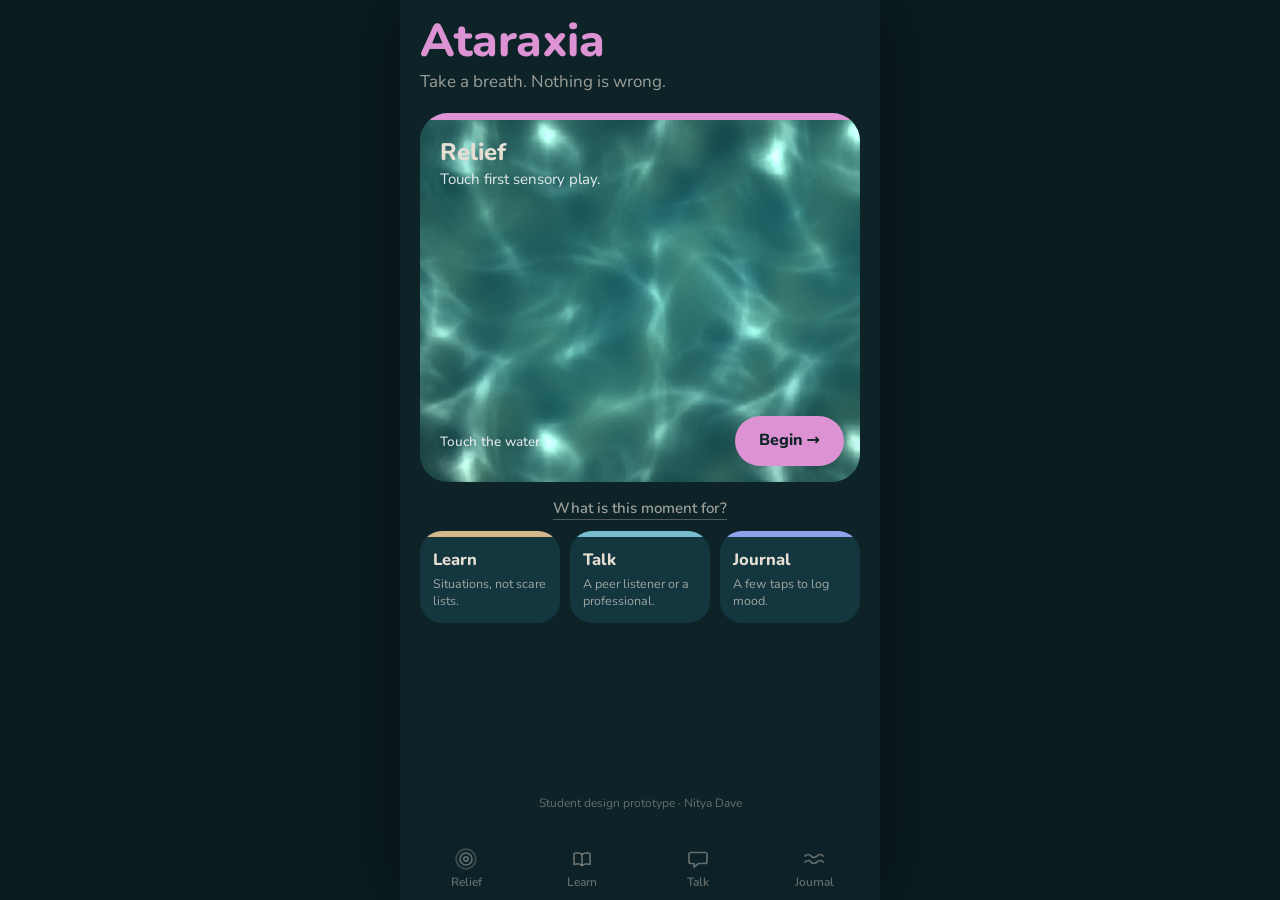
<file: index.html>
<!doctype html>
<html lang="en">
<head>
<meta charset="utf-8">
<meta name="viewport" content="width=device-width, initial-scale=1, viewport-fit=cover, user-scalable=no">
<title>Ataraxia</title>
<meta name="description" content="Take a breath. Nothing is wrong.">
<meta name="theme-color" content="#0e2328">
<meta name="color-scheme" content="dark">
<meta name="apple-mobile-web-app-capable" content="yes">
<meta name="mobile-web-app-capable" content="yes">
<meta name="apple-mobile-web-app-status-bar-style" content="black-translucent">
<meta name="apple-mobile-web-app-title" content="Ataraxia">
<meta name="format-detection" content="telephone=no">
<link rel="apple-touch-icon" href="icons/apple-touch-icon.png">
<link rel="icon" type="image/png" sizes="192x192" href="icons/icon-192.png">
<link rel="manifest" href="manifest.webmanifest">
<link rel="preload" href="fonts/nunito-800.woff2" as="font" type="font/woff2" crossorigin>
<link rel="preload" href="fonts/nunito-400.woff2" as="font" type="font/woff2" crossorigin>
<link rel="stylesheet" href="css/app.css">
</head>
<body>
<div id="app">
  <main id="view"></main>
  <nav id="tabs" aria-label="Sections">
    <a href="#/relief" data-tab="relief" style="--c:var(--pink)">
      <svg viewBox="0 0 24 24" aria-hidden="true"><circle cx="12" cy="12" r="2.2"/><circle cx="12" cy="12" r="6"/><circle cx="12" cy="12" r="9.8" opacity=".55"/></svg>
      <span>Relief</span></a>
    <a href="#/learn" data-tab="learn" style="--c:var(--sand)">
      <svg viewBox="0 0 24 24" aria-hidden="true"><path d="M4 6.5c2.8-1 5.4-.8 8 .9 2.6-1.7 5.2-1.9 8-.9v11c-2.8-1-5.4-.8-8 .9-2.6-1.7-5.2-1.9-8-.9z"/><path d="M12 7.4v11"/></svg>
      <span>Learn</span></a>
    <a href="#/talk" data-tab="talk" style="--c:var(--aqua)">
      <svg viewBox="0 0 24 24" aria-hidden="true"><path d="M5 5.5h14a2 2 0 0 1 2 2v7a2 2 0 0 1-2 2h-6.5L8 20v-3.5H5a2 2 0 0 1-2-2v-7a2 2 0 0 1 2-2z"/></svg>
      <span>Talk</span></a>
    <a href="#/journal" data-tab="journal" style="--c:var(--peri)">
      <svg viewBox="0 0 24 24" aria-hidden="true"><path d="M3 9c2.5-2 4.5-2 6 0s3.5 2 6 0 4.5-2 6 0"/><path d="M3 15c2.5-2 4.5-2 6 0s3.5 2 6 0 4.5-2 6 0"/></svg>
      <span>Journal</span></a>
  </nav>
  <div id="overlay"></div>
</div>
<!-- iOS haptic tick: toggling a switch-style checkbox through its label gives a system haptic on recent iOS -->
<label id="hx" aria-hidden="true"><input type="checkbox" switch tabindex="-1"></label>
<script type="module" src="js/app.js"></script>
</body>
</html>
</file>
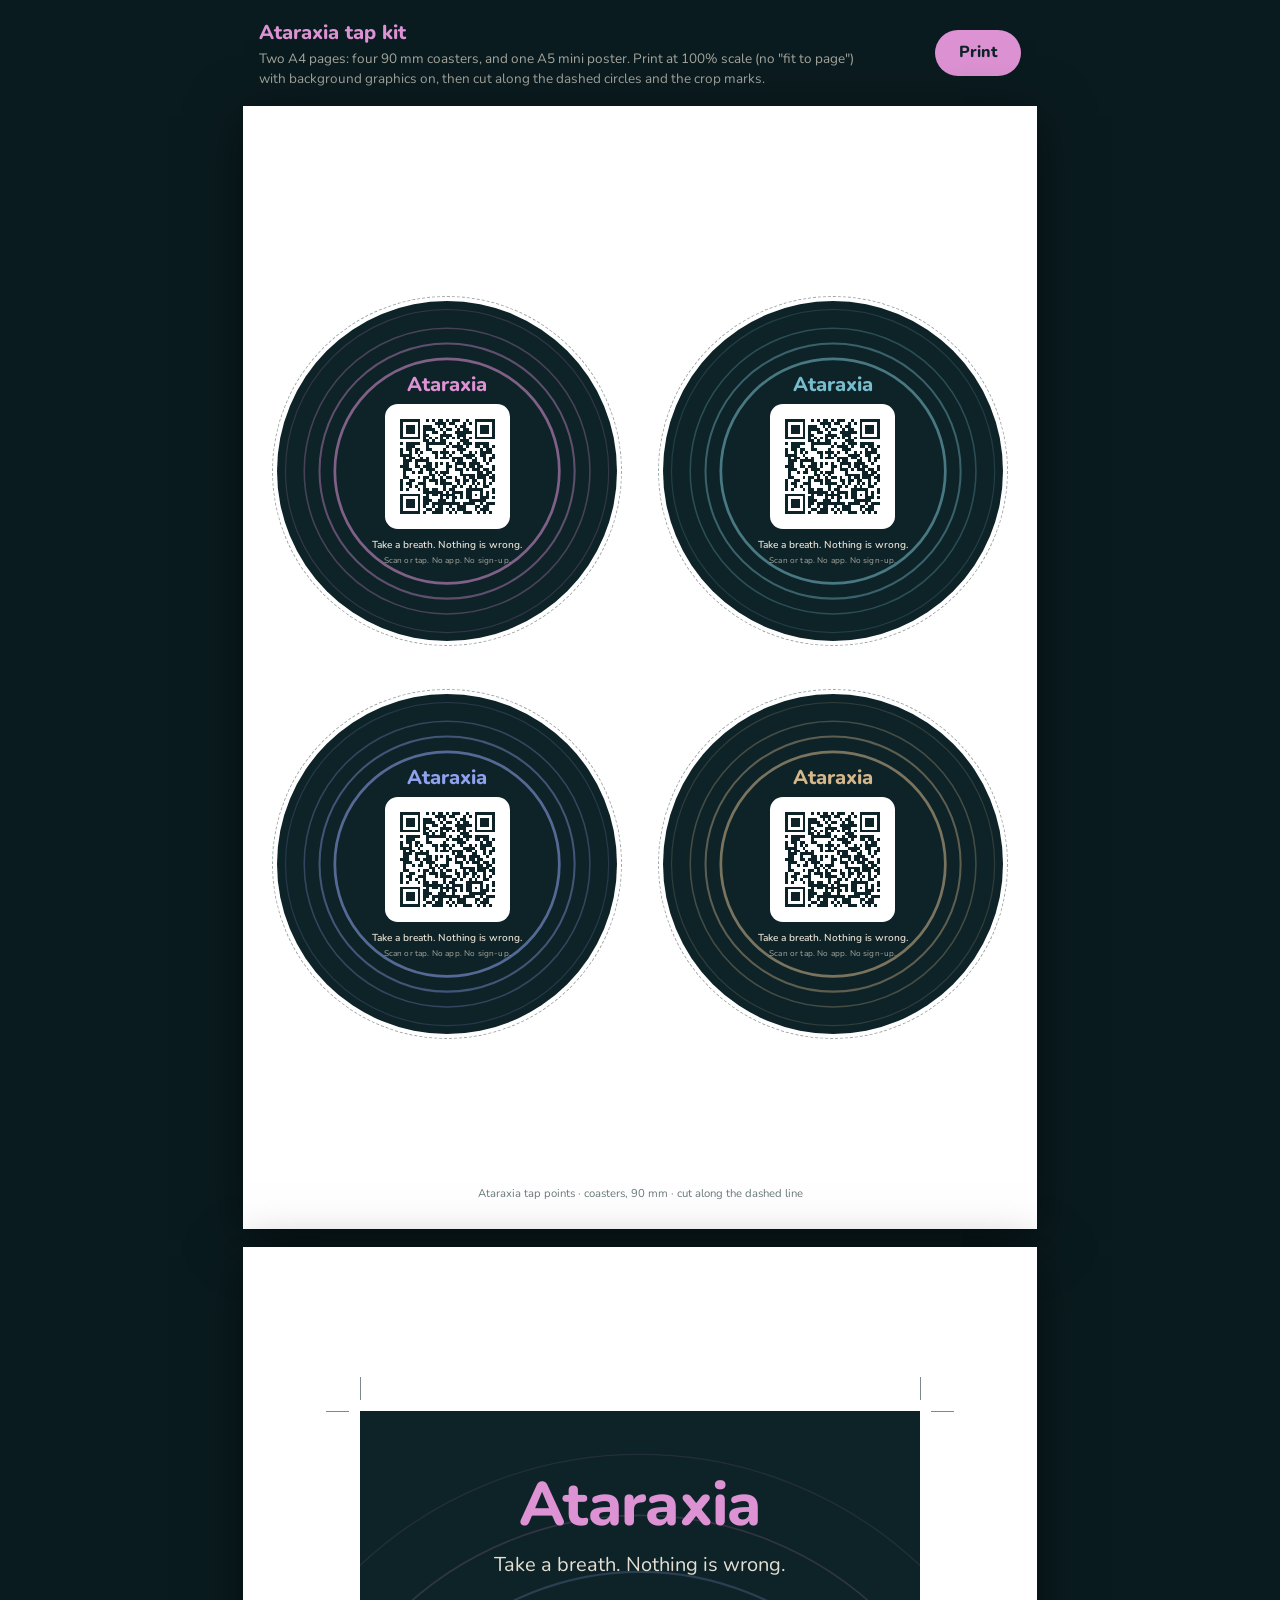
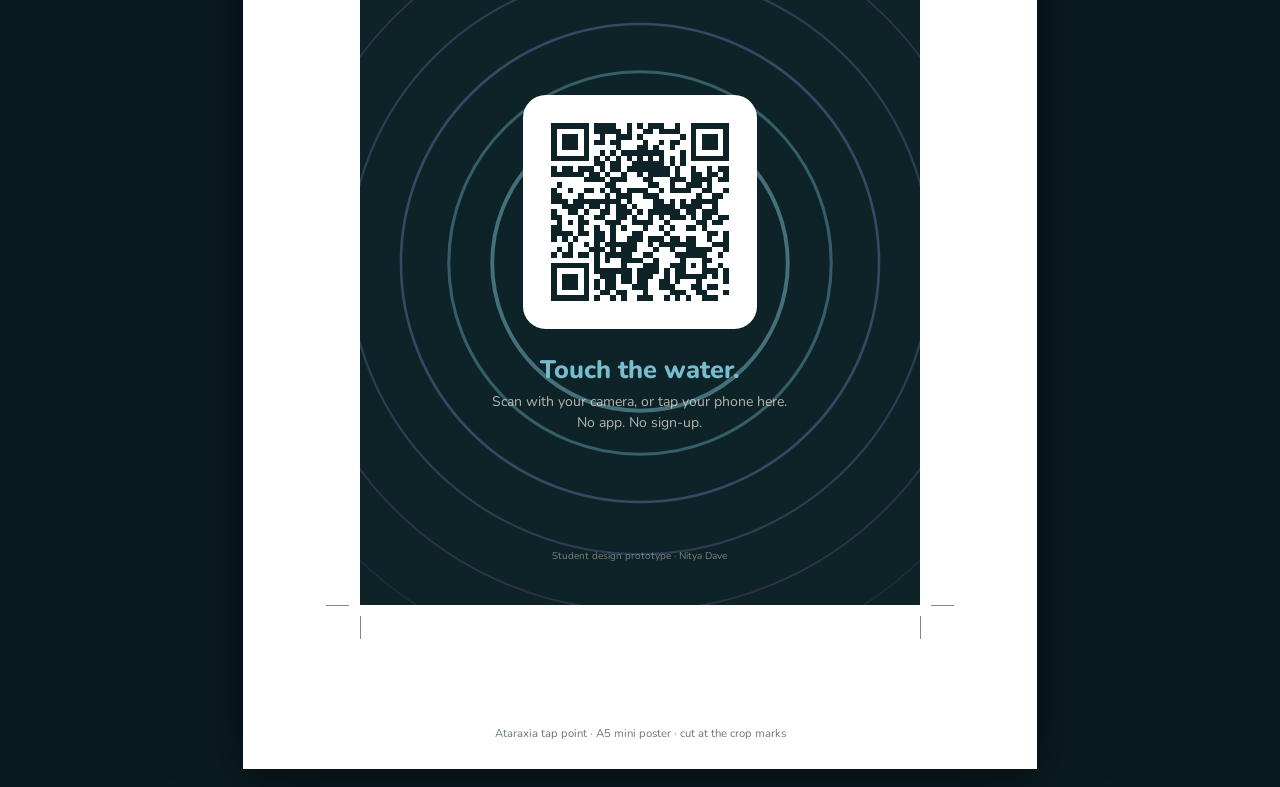
<file: tapkit.html>
<!doctype html>
<html lang="en">
<head>
<meta charset="utf-8">
<meta name="viewport" content="width=device-width, initial-scale=1">
<title>Ataraxia tap kit</title>
<meta name="theme-color" content="#0e2328">
<style>
@font-face{font-family:Nunito;font-weight:400;src:url(fonts/nunito-400.woff2) format("woff2")}
@font-face{font-family:Nunito;font-weight:600;src:url(fonts/nunito-600.woff2) format("woff2")}
@font-face{font-family:Nunito;font-weight:800;src:url(fonts/nunito-800.woff2) format("woff2")}
@page{size:A4 portrait;margin:0}
*{box-sizing:border-box;-webkit-print-color-adjust:exact;print-color-adjust:exact}
html,body{margin:0;background:#0a1b1f;color:#e5dfd3;font-family:Nunito,system-ui,sans-serif;line-height:1.45}
.bar{max-width:210mm;margin:0 auto;padding:18px 16px;display:flex;gap:14px;align-items:center;justify-content:space-between;flex-wrap:wrap}
.bar h1{font-size:20px;margin:0;color:#dd92d3;font-weight:800}
.bar p{margin:2px 0 0;font-size:13.5px;color:rgba(229,223,211,.7);max-width:46em}
.bar button{font:inherit;font-weight:800;border:0;border-radius:24px;height:46px;padding:0 24px;background:#dd92d3;color:#0e2328;cursor:pointer}
.sheet{width:210mm;height:297mm;margin:0 auto 18px;background:#fff;position:relative;overflow:hidden;page-break-after:always;break-after:page}
.sheet:last-child{page-break-after:auto;break-after:auto}
.note{position:absolute;left:0;right:0;bottom:7mm;text-align:center;font-size:8.5pt;color:#6b7a7c}

/* four 90 mm coasters */
.coasters{position:absolute;inset:0;display:grid;grid-template-columns:repeat(2,90mm);grid-template-rows:repeat(2,90mm);gap:14mm 12mm;place-content:center}
.coaster{width:90mm;height:90mm;border-radius:50%;background:#0e2328;position:relative;overflow:hidden;outline:.25mm dashed #9aa7a8;outline-offset:1.2mm}
.coaster svg.rings{position:absolute;inset:0;width:100%;height:100%}
.coaster .in{position:absolute;inset:0;display:flex;flex-direction:column;align-items:center;justify-content:center;text-align:center}
.coaster .name{font-weight:800;font-size:15pt;line-height:1;color:var(--c);margin-bottom:2.6mm}
.coaster .qr{width:33mm;height:33mm;border-radius:3.4mm;background:#fff;padding:1mm}
.coaster .qr img,.poster .qr img{display:block;width:100%;height:100%}
.coaster .line{font-weight:600;font-size:7.6pt;color:#e5dfd3;margin-top:2.4mm;max-width:50mm}
.coaster .how{font-size:6.2pt;color:rgba(229,223,211,.7);margin-top:.6mm;letter-spacing:.02em}

/* A5 mini poster, centred on the sheet with crop marks */
.poster{position:absolute;left:31mm;top:43.5mm;width:148mm;height:210mm;background:#0e2328;overflow:hidden;display:flex;flex-direction:column;align-items:center;text-align:center;padding:17mm 14mm 11mm}
.poster svg.rings{position:absolute;left:50%;top:57%;width:230mm;height:230mm;transform:translate(-50%,-50%)}
.poster>*{position:relative}
.poster .name{font-weight:800;font-size:46pt;line-height:1;color:#dd92d3;letter-spacing:-.5pt}
.poster .line{font-size:15pt;color:#e5dfd3;margin-top:3.5mm}
.poster .qr{width:62mm;height:62mm;border-radius:6mm;background:#fff;padding:2mm;margin-top:auto}
.poster .touch{font-weight:800;font-size:19pt;color:#78bdcd;margin-top:6mm}
.poster .how{font-size:10.5pt;color:rgba(229,223,211,.78);margin-top:1mm}
.poster .foot{margin-top:auto;font-size:7.5pt;color:rgba(229,223,211,.5)}
.crop{position:absolute;background:#7d8a8b}
.crop.h{height:.2mm;width:6mm}.crop.v{width:.2mm;height:6mm}

@media screen{.sheet{box-shadow:0 10px 50px rgba(0,0,0,.5);transform-origin:top center}
  @media (max-width:820px){.sheet{zoom:.46;margin-bottom:10px}}}
@media print{.bar{display:none}html,body{background:#fff}.sheet{margin:0;box-shadow:none;zoom:1}}
</style>
</head>
<body>
<div class="bar">
  <div><h1>Ataraxia tap kit</h1>
  <p>Two A4 pages: four 90&nbsp;mm coasters, and one A5 mini poster. Print at 100% scale (no "fit to page") with background graphics on, then cut along the dashed circles and the crop marks.</p></div>
  <button onclick="print()">Print</button>
</div>

<section class="sheet">
  <div class="coasters">
    <div class="coaster" style="--c:#dd92d3"><svg class="rings" viewBox="0 0 200 200"><g fill="none" stroke="#dd92d3"><circle cx="100" cy="100" r="66" stroke-width="1.6" opacity=".55"/><circle cx="100" cy="100" r="75" stroke-width="1.2" opacity=".4"/><circle cx="100" cy="100" r="84" stroke-width=".9" opacity=".28"/><circle cx="100" cy="100" r="95" stroke-width=".7" opacity=".18"/></g></svg>
      <div class="in"><div class="name">Ataraxia</div><div class="qr"><img src="qr/ataraxia-tap-coaster.svg" alt="QR code"></div><div class="line">Take a breath. Nothing is wrong.</div><div class="how">Scan or tap. No app. No sign-up.</div></div></div>
    <div class="coaster" style="--c:#78bdcd"><svg class="rings" viewBox="0 0 200 200"><g fill="none" stroke="#78bdcd"><circle cx="100" cy="100" r="66" stroke-width="1.6" opacity=".55"/><circle cx="100" cy="100" r="75" stroke-width="1.2" opacity=".4"/><circle cx="100" cy="100" r="84" stroke-width=".9" opacity=".28"/><circle cx="100" cy="100" r="95" stroke-width=".7" opacity=".18"/></g></svg>
      <div class="in"><div class="name">Ataraxia</div><div class="qr"><img src="qr/ataraxia-tap-coaster.svg" alt="QR code"></div><div class="line">Take a breath. Nothing is wrong.</div><div class="how">Scan or tap. No app. No sign-up.</div></div></div>
    <div class="coaster" style="--c:#90a2ee"><svg class="rings" viewBox="0 0 200 200"><g fill="none" stroke="#90a2ee"><circle cx="100" cy="100" r="66" stroke-width="1.6" opacity=".55"/><circle cx="100" cy="100" r="75" stroke-width="1.2" opacity=".4"/><circle cx="100" cy="100" r="84" stroke-width=".9" opacity=".28"/><circle cx="100" cy="100" r="95" stroke-width=".7" opacity=".18"/></g></svg>
      <div class="in"><div class="name">Ataraxia</div><div class="qr"><img src="qr/ataraxia-tap-coaster.svg" alt="QR code"></div><div class="line">Take a breath. Nothing is wrong.</div><div class="how">Scan or tap. No app. No sign-up.</div></div></div>
    <div class="coaster" style="--c:#d4b78b"><svg class="rings" viewBox="0 0 200 200"><g fill="none" stroke="#d4b78b"><circle cx="100" cy="100" r="66" stroke-width="1.6" opacity=".55"/><circle cx="100" cy="100" r="75" stroke-width="1.2" opacity=".4"/><circle cx="100" cy="100" r="84" stroke-width=".9" opacity=".28"/><circle cx="100" cy="100" r="95" stroke-width=".7" opacity=".18"/></g></svg>
      <div class="in"><div class="name">Ataraxia</div><div class="qr"><img src="qr/ataraxia-tap-coaster.svg" alt="QR code"></div><div class="line">Take a breath. Nothing is wrong.</div><div class="how">Scan or tap. No app. No sign-up.</div></div></div>
  </div>
  <div class="note">Ataraxia tap points · coasters, 90 mm · cut along the dashed line</div>
</section>

<section class="sheet">
  <i class="crop h" style="left:22mm;top:43.5mm"></i><i class="crop h" style="left:182mm;top:43.5mm"></i>
  <i class="crop h" style="left:22mm;top:253.5mm"></i><i class="crop h" style="left:182mm;top:253.5mm"></i>
  <i class="crop v" style="left:31mm;top:34.5mm"></i><i class="crop v" style="left:179mm;top:34.5mm"></i>
  <i class="crop v" style="left:31mm;top:256.5mm"></i><i class="crop v" style="left:179mm;top:256.5mm"></i>
  <div class="poster">
    <svg class="rings" viewBox="0 0 200 200"><g fill="none"><circle cx="100" cy="100" r="34" stroke="#78bdcd" stroke-width=".9" opacity=".5"/><circle cx="100" cy="100" r="44" stroke="#78bdcd" stroke-width=".7" opacity=".38"/><circle cx="100" cy="100" r="55" stroke="#90a2ee" stroke-width=".6" opacity=".3"/><circle cx="100" cy="100" r="67" stroke="#90a2ee" stroke-width=".5" opacity=".22"/><circle cx="100" cy="100" r="80" stroke="#dd92d3" stroke-width=".4" opacity=".16"/><circle cx="100" cy="100" r="94" stroke="#dd92d3" stroke-width=".3" opacity=".1"/></g></svg>
    <div class="name">Ataraxia</div>
    <div class="line">Take a breath. Nothing is wrong.</div>
    <div class="qr"><img src="qr/ataraxia-tap-poster.svg" alt="QR code"></div>
    <div class="touch">Touch the water.</div>
    <div class="how">Scan with your camera, or tap your phone here.<br>No app. No sign-up.</div>
    <div class="foot">Student design prototype · Nitya Dave</div>
  </div>
  <div class="note">Ataraxia tap point · A5 mini poster · cut at the crop marks</div>
</section>
</body>
</html>
</file>
<file: css/app.css>
@font-face{font-family:Nunito;font-weight:400;font-style:normal;font-display:swap;src:url(../fonts/nunito-400.woff2) format("woff2")}
@font-face{font-family:Nunito;font-weight:600;font-style:normal;font-display:swap;src:url(../fonts/nunito-600.woff2) format("woff2")}
@font-face{font-family:Nunito;font-weight:800;font-style:normal;font-display:swap;src:url(../fonts/nunito-800.woff2) format("woff2")}

:root{
  --ink:#0e2328;--card:#14363f;--deep:#175457;--teal:#2a8286;--aqua:#78bdcd;--peri:#90a2ee;
  --pink:#dd92d3;--sand:#d4b78b;--bone:#e5dfd3;--plum:#422f4f;
  --mute:rgba(229,223,211,.66);--faint:rgba(229,223,211,.4);
  --sat:env(safe-area-inset-top,0px);--sab:env(safe-area-inset-bottom,0px);
  --sal:env(safe-area-inset-left,0px);--sar:env(safe-area-inset-right,0px);
  --tabh:62px;
}
*{box-sizing:border-box;-webkit-tap-highlight-color:transparent}
html,body{margin:0;height:100%;background:#0a1b1f;color:var(--bone);
  font-family:Nunito,ui-rounded,"SF Pro Rounded",system-ui,sans-serif;font-size:16px;line-height:1.45;
  -webkit-text-size-adjust:100%;-webkit-font-smoothing:antialiased;
  overscroll-behavior:none;-webkit-user-select:none;user-select:none;-webkit-touch-callout:none}
body{position:fixed;inset:0;overflow:hidden;touch-action:pan-y}
button{font:inherit;color:inherit;background:none;border:0;padding:0;cursor:pointer;touch-action:manipulation}
a{color:inherit;text-decoration:none;touch-action:manipulation}
h1,h2,h3,p{margin:0}
input,textarea{font:inherit;-webkit-user-select:text;user-select:text}

#app{position:relative;height:100vh;height:100dvh;max-width:480px;margin:0 auto;background:var(--ink);overflow:hidden}
@media (min-width:520px){#app{box-shadow:0 0 80px rgba(0,0,0,.45)}}
#view{position:absolute;inset:0;overflow-y:auto;overflow-x:hidden;-webkit-overflow-scrolling:touch;overscroll-behavior:contain;
  padding:calc(var(--sat) + 18px) calc(var(--sar) + 20px) calc(var(--tabh) + var(--sab) + 26px) calc(var(--sal) + 20px)}
#view.enter>*{animation:rise .42s cubic-bezier(.2,.7,.2,1) both}
@keyframes rise{from{opacity:0;transform:translateY(10px)}to{opacity:1;transform:none}}
@keyframes fade{from{opacity:0}to{opacity:1}}

/* tab bar */
#tabs{position:absolute;left:0;right:0;bottom:0;height:calc(var(--tabh) + var(--sab));padding:0 calc(var(--sar) + 8px) var(--sab) calc(var(--sal) + 8px);
  display:flex;background:rgba(14,35,40,.9);-webkit-backdrop-filter:blur(16px);backdrop-filter:blur(16px);z-index:5;
  transition:transform .35s ease,opacity .35s ease}
#tabs a{flex:1;display:flex;flex-direction:column;align-items:center;justify-content:center;gap:3px;font-size:12px;font-weight:600;color:var(--faint);transition:color .2s}
#tabs svg{width:24px;height:24px;fill:none;stroke:currentColor;stroke-width:1.7;stroke-linecap:round;stroke-linejoin:round}
#tabs a.on{color:var(--c)}
#tabs a.on svg{filter:drop-shadow(0 0 7px color-mix(in srgb,var(--c) 55%,transparent))}
body.sensory #tabs{transform:translateY(110%);opacity:0;pointer-events:none}
body.sensory #view{padding:0;overflow:hidden;touch-action:none}
body.sensory{touch-action:none}

#hx{position:fixed;left:-200px;top:0;opacity:0;pointer-events:none;width:1px;height:1px;overflow:hidden}

/* type */
.wordmark{font-weight:800;font-size:46px;line-height:1;color:var(--pink);letter-spacing:-.5px}
.lede{color:var(--mute);font-size:17px;margin-top:6px}
.h{font-weight:800;font-size:28px;line-height:1.15;letter-spacing:-.2px}
.sub{color:var(--mute);margin-top:8px}
.eyebrow{font-size:12.5px;font-weight:800;letter-spacing:.12em;text-transform:uppercase;color:var(--mute)}
.quiet{color:var(--faint);font-size:13px}
.center{text-align:center}

/* cards: coloured top edge in the area colour, as on the board */
.card{position:relative;display:block;background:var(--card);border-radius:26px;padding:20px 20px 18px;overflow:hidden;width:100%;text-align:left}
.card::before{content:"";position:absolute;left:0;right:0;top:0;height:7px;background:var(--c,var(--teal));border-radius:26px 26px 0 0}
.card h3{font-weight:800;font-size:19px}
.card p{color:var(--mute);font-size:14.5px;margin-top:4px}
.card:active{background:var(--deep)}
.stack{display:flex;flex-direction:column;gap:14px;margin-top:20px}

.btn{display:inline-flex;align-items:center;justify-content:center;gap:8px;min-height:50px;padding:0 24px;border-radius:26px;
  font-weight:800;font-size:16px;background:var(--c,var(--bone));color:var(--ink);transition:transform .15s,opacity .2s}
.btn:active{transform:scale(.97)}
.btn.ghost{background:rgba(229,223,211,.1);color:var(--bone)}
.btn.wide{width:100%}
.link{color:var(--mute);font-weight:600;font-size:15px;padding:10px 6px;display:inline-block}
.link u{text-decoration:none;border-bottom:1.5px solid rgba(229,223,211,.3);padding-bottom:1px}
.back{display:inline-flex;align-items:center;gap:6px;color:var(--mute);font-weight:600;font-size:15px;padding:8px 10px 8px 0;margin-bottom:6px}

.chips{display:flex;flex-wrap:wrap;gap:10px;margin-top:16px}
.chip{min-height:46px;padding:0 20px;border-radius:23px;background:rgba(229,223,211,.09);font-weight:600;font-size:16px;transition:background .2s,color .2s,transform .15s}
.chip:active{transform:scale(.96)}
.chip.on{background:var(--c,var(--bone));color:var(--ink)}

/* home */
.home{display:flex;flex-direction:column;min-height:100%}
.home-relief{position:relative;margin-top:18px;border-radius:28px;overflow:hidden;height:41vh;height:41dvh;min-height:240px;max-height:430px;background:var(--deep);flex:none}
.home-relief::before{content:"";position:absolute;left:0;right:0;top:0;height:7px;background:var(--pink);z-index:2}
.home-relief canvas{position:absolute;inset:0;width:100%;height:100%;touch-action:none}
.home-relief .cap{position:absolute;left:20px;top:22px;right:20px;pointer-events:none;z-index:2;text-shadow:0 1px 14px rgba(10,40,45,.55)}
.home-relief .cap h3{font-weight:800;font-size:24px}
.home-relief .cap p{font-size:15px;color:rgba(255,255,255,.86);max-width:15em}
.home-relief .go{position:absolute;right:16px;bottom:16px;z-index:2;--c:var(--pink);box-shadow:0 6px 26px rgba(14,35,40,.35)}
.home-relief .touch{position:absolute;left:20px;bottom:30px;z-index:2;pointer-events:none;font-size:13.5px;font-weight:600;color:rgba(255,255,255,.8);text-shadow:0 1px 10px rgba(10,40,45,.6);transition:opacity 1s}
.home-why{margin:6px 0 2px}
.home-grid{display:grid;grid-template-columns:repeat(3,1fr);gap:10px}
.home-grid .card{padding:17px 13px 13px;border-radius:22px}
.home-grid .card::before{height:6px}
.home-grid .card h3{font-size:16.5px}
.home-grid .card p{font-size:12.5px;line-height:1.35}
.foot{margin-top:auto;padding-top:18px;text-align:center;color:var(--faint);font-size:12px}

/* relief picker */
.scale{display:flex;justify-content:space-between;margin-top:22px;font-size:12.5px;font-weight:800;letter-spacing:.12em;text-transform:uppercase;color:var(--faint)}
.modes{display:flex;flex-direction:column;gap:12px;margin-top:10px}
.mode{display:block;text-align:left;width:100%;background:var(--card);border-radius:24px;padding:16px 20px 17px;transition:background .2s}
.mode:active{background:var(--deep)}
.mode .bar{display:block;height:7px;border-radius:4px;background:var(--c);width:var(--w);margin-bottom:11px;box-shadow:0 0 16px color-mix(in srgb,var(--c) 45%,transparent)}
.mode h3{font-size:20px;font-weight:800}
.mode p{color:var(--mute);font-size:14.5px}

/* sensory stage */
.stage{position:absolute;inset:0;background:var(--ink);overflow:hidden;touch-action:none;animation:fade .5s both}
.stage canvas{position:absolute;inset:0;width:100%;height:100%;touch-action:none;display:block}
.stage .layer{position:absolute;inset:0}
.hud{position:absolute;top:calc(var(--sat) + 12px);z-index:6;width:44px;height:44px;border-radius:22px;display:flex;align-items:center;justify-content:center;
  background:rgba(14,35,40,.42);-webkit-backdrop-filter:blur(10px);backdrop-filter:blur(10px);color:var(--bone)}
.hud svg{width:20px;height:20px;fill:none;stroke:currentColor;stroke-width:1.9;stroke-linecap:round;stroke-linejoin:round}
.hud.x{left:calc(var(--sal) + 14px)}
.hud.snd{right:calc(var(--sar) + 14px)}
.hud.snd.off{color:var(--faint)}
.hint{position:absolute;left:0;right:0;top:calc(var(--sat) + 76px);text-align:center;font-size:19px;font-weight:600;color:rgba(255,255,255,.9);
  text-shadow:0 1px 16px rgba(10,35,40,.7);pointer-events:none;z-index:5;opacity:0;transition:opacity 1.2s ease;padding:0 30px}
.hint.on{opacity:1}
.hint.mid{top:44%}
.dock{position:absolute;left:0;right:0;bottom:calc(var(--sab) + 22px);z-index:6;display:flex;justify-content:center;align-items:center;gap:10px;pointer-events:none}
.dock>*{pointer-events:auto}
.seg{display:flex;padding:4px;border-radius:26px;background:rgba(14,35,40,.5);-webkit-backdrop-filter:blur(12px);backdrop-filter:blur(12px)}
.seg button{min-width:78px;height:42px;border-radius:21px;font-weight:800;font-size:15px;color:var(--mute);transition:background .25s,color .25s}
.seg button.on{background:var(--c);color:var(--ink)}
.pillbtn{height:50px;padding:0 20px;border-radius:25px;font-weight:800;font-size:15px;background:rgba(14,35,40,.5);-webkit-backdrop-filter:blur(12px);backdrop-filter:blur(12px);color:var(--bone)}
.pillbtn:active{background:rgba(23,84,87,.8)}
.step{position:absolute;left:50%;bottom:calc(var(--sab) + 88px);transform:translate(-50%,16px);z-index:7;display:flex;align-items:center;gap:4px;
  padding:0 6px 0 20px;height:48px;border-radius:24px;background:rgba(20,54,63,.86);-webkit-backdrop-filter:blur(12px);backdrop-filter:blur(12px);
  font-weight:600;font-size:15px;white-space:nowrap;opacity:0;transition:opacity .8s,transform .8s;pointer-events:none}
.step.on{opacity:1;transform:translate(-50%,0);pointer-events:auto}
.step .no{width:40px;height:40px;color:var(--faint);font-size:18px}
.after{position:absolute;left:0;right:0;bottom:calc(var(--sab) + 30px);z-index:7;display:flex;gap:10px;justify-content:center;opacity:0;pointer-events:none;transition:opacity .9s}
.after.on{opacity:1;pointer-events:auto}

/* sheet */
#overlay{position:absolute;inset:0;z-index:20;pointer-events:none}
.scrim{position:absolute;inset:0;background:rgba(8,22,26,.55);opacity:0;transition:opacity .4s;pointer-events:auto}
.sheet{position:absolute;left:0;right:0;bottom:0;background:var(--card);border-radius:28px 28px 0 0;padding:26px 22px calc(var(--sab) + 22px);
  transform:translateY(105%);transition:transform .5s cubic-bezier(.2,.8,.2,1);pointer-events:auto;max-height:88%;overflow-y:auto}
.sheet::before{content:"";position:absolute;left:0;right:0;top:0;height:7px;background:var(--c,var(--pink));border-radius:28px 28px 0 0}
.open .scrim{opacity:1}.open .sheet{transform:none}
.sheet h2{font-size:24px;font-weight:800}
.sheet .reply{font-size:18px;font-weight:600;margin-top:4px}
.sheet .row{display:flex;gap:10px;flex-wrap:wrap;margin-top:18px}
.sheet .skip{display:block;margin:14px auto 0;color:var(--faint);font-weight:600;padding:8px 16px}
.three{display:grid;grid-template-columns:repeat(3,1fr);gap:10px;margin-top:18px}
.three button{min-height:74px;border-radius:22px;background:rgba(229,223,211,.09);font-weight:800;font-size:15px;padding:6px}
.three button:active{background:var(--deep)}

/* learn */
.lcard{--c:var(--sand)}
.lcard .one{color:var(--bone);font-size:15.5px;margin-top:6px}
.layer{margin-top:18px}
.layer .eyebrow{color:var(--sand)}
.article .one{font-size:20px;font-weight:600;margin-top:12px;line-height:1.35}
.article p{margin-top:12px;color:rgba(229,223,211,.86)}
.article ul{margin:12px 0 0;padding-left:20px;color:rgba(229,223,211,.86)}
.article li{margin-top:6px}
.lines{display:flex;flex-direction:column;gap:8px;margin-top:14px}
.lines span{align-self:flex-start;background:var(--sand);color:var(--ink);font-weight:600;padding:9px 16px;border-radius:18px 18px 18px 6px}
.deeper{margin-top:18px;background:var(--card);border-radius:24px;padding:18px 20px}
.src{display:block;margin-top:12px;padding:12px 14px;border-radius:16px;background:rgba(229,223,211,.07);font-size:14px}
.src b{display:block;color:var(--sand)}
.src span{color:var(--mute)}

/* talk */
.tel{display:flex;align-items:center;justify-content:space-between;gap:12px;margin-top:12px;padding:13px 16px;border-radius:18px;background:rgba(229,223,211,.08)}
.tel b{font-size:22px;font-weight:800;letter-spacing:.02em;color:var(--c)}
.tel small{display:block;color:var(--mute);font-size:13px;line-height:1.35}
.tel .call{flex:none;height:42px;padding:0 18px;border-radius:21px;background:var(--c);color:var(--ink);font-weight:800;display:flex;align-items:center}
.badge{display:inline-block;font-size:12px;font-weight:800;letter-spacing:.04em;padding:5px 11px;border-radius:12px;background:rgba(229,223,211,.12);color:var(--bone)}
.chat{position:absolute;inset:0;display:flex;flex-direction:column;background:var(--ink);padding:calc(var(--sat) + 10px) calc(var(--sar) + 16px) 0 calc(var(--sal) + 16px)}
.chat-top{display:flex;align-items:center;gap:8px;flex:none}
.chat-note{flex:none;margin:8px 0 4px;padding:9px 14px;border-radius:14px;background:var(--plum);font-size:13px;font-weight:600;text-align:center}
.chat-log{flex:1;overflow-y:auto;padding:12px 0 16px;display:flex;flex-direction:column;gap:10px;-webkit-overflow-scrolling:touch}
.msg{max-width:84%;padding:11px 16px;border-radius:20px;font-size:15.5px;animation:rise .4s both}
.msg.them{align-self:flex-start;background:var(--card);border-bottom-left-radius:7px}
.msg.me{align-self:flex-end;background:var(--aqua);color:var(--ink);border-bottom-right-radius:7px;font-weight:600}
.msg.sys{align-self:center;background:none;color:var(--faint);font-size:13px;text-align:center;max-width:100%}
.msg .tel{background:rgba(229,223,211,.1)}
.typing{align-self:flex-start;color:var(--faint);font-size:14px;padding:4px 10px}
.chat-opts{flex:none;display:flex;flex-direction:column;gap:8px;padding:10px 0 calc(var(--sab) + 14px)}
.chat-opts button{min-height:46px;padding:8px 18px;border-radius:23px;background:rgba(120,189,205,.14);color:var(--bone);font-weight:600;text-align:left;font-size:15px}
.chat-opts button:active{background:var(--deep)}

/* journal */
.week{display:flex;justify-content:space-between;margin-top:18px}
.day{display:flex;flex-direction:column;align-items:center;gap:8px;font-size:12px;color:var(--faint);font-weight:600}
.dot{width:30px;height:30px;border-radius:50%;background:rgba(229,223,211,.06)}
.dot.has{background:var(--m);box-shadow:0 0 18px color-mix(in srgb,var(--m) 45%,transparent)}
.note{margin-top:18px;--c:var(--peri)}
.note p{color:var(--bone);font-size:16.5px;line-height:1.5}
.moods{display:grid;grid-template-columns:repeat(5,1fr);gap:8px;margin-top:16px}
.mood{display:flex;flex-direction:column;align-items:center;gap:6px;font-size:12.5px;font-weight:600;color:var(--mute)}
.mood canvas{width:100%;aspect-ratio:1;border-radius:18px;background:var(--card);display:block;outline:2.5px solid transparent;outline-offset:2px;transition:outline-color .2s}
.mood.on{color:var(--bone)}
.mood.on canvas{outline-color:var(--peri)}
.field{width:100%;margin-top:14px;min-height:50px;border-radius:18px;border:0;background:rgba(229,223,211,.08);color:var(--bone);padding:13px 16px;outline:none}
.field::placeholder{color:var(--faint)}
.entries{margin-top:22px;display:flex;flex-direction:column;gap:8px}
.entry{display:flex;gap:12px;align-items:center;padding:12px 14px;border-radius:18px;background:rgba(229,223,211,.05);font-size:14px}
.entry i{flex:none;width:12px;height:12px;border-radius:50%;background:var(--m,rgba(229,223,211,.2))}
.entry span{color:var(--mute)}
.entry em{font-style:normal;color:var(--faint);margin-left:auto;font-size:12.5px;white-space:nowrap}
.privacy{margin-top:24px;background:var(--plum);border-radius:24px;padding:18px 20px}
.privacy p{font-size:14.5px}
.erase{margin-top:12px;color:var(--bone);font-weight:800;font-size:14.5px;padding:10px 16px;border-radius:18px;background:rgba(229,223,211,.12)}

.toast{position:absolute;left:50%;bottom:calc(var(--tabh) + var(--sab) + 18px);transform:translateX(-50%);z-index:30;background:var(--bone);color:var(--ink);
  font-weight:600;font-size:14px;padding:10px 18px;border-radius:20px;animation:fade .4s both;white-space:nowrap;pointer-events:none}

@media (prefers-reduced-motion:reduce){
  #view.enter>*,.stage,.msg{animation:none}
  .sheet,.step,#tabs{transition-duration:.01s}
}
</file>
